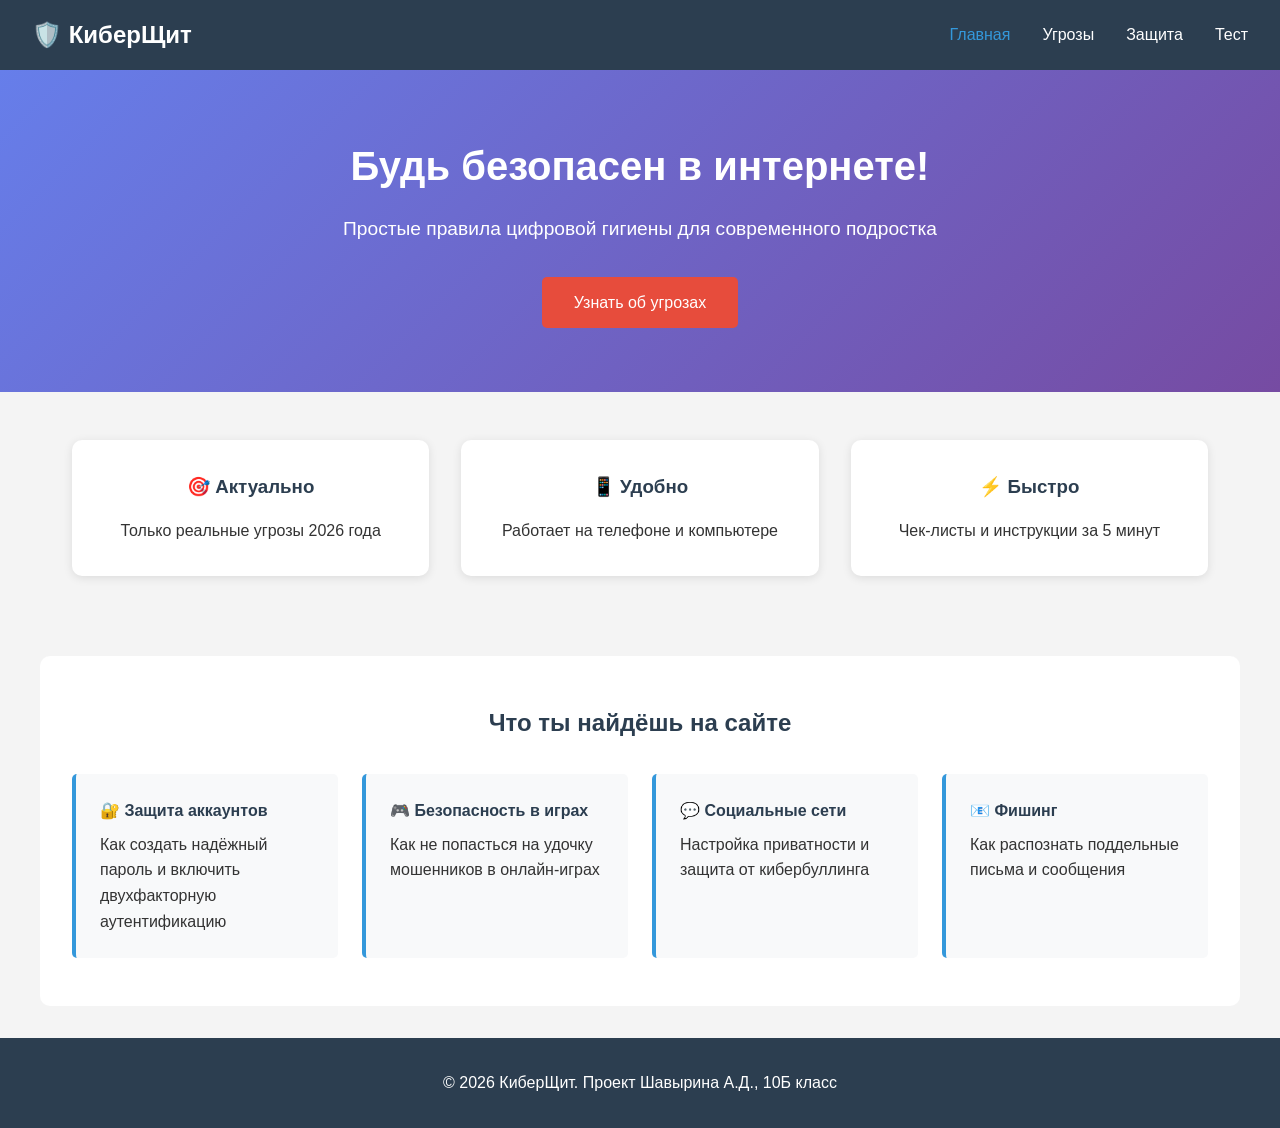
<file: index.html>
<!DOCTYPE html>
<html lang="ru">
<head>
    <meta charset="UTF-8">
    <meta name="viewport" content="width=device-width, initial-scale=1.0">
    <title>КиберЩит - Безопасность в интернете</title>
    <link rel="stylesheet" href="style.css">
</head>
<body>
    <header>
        <nav class="navbar">
            <div class="logo">🛡️ КиберЩит</div>
            <ul class="nav-links">
                <li><a href="index.html" class="active">Главная</a></li>
                <li><a href="threats.html">Угрозы</a></li>
                <li><a href="protection.html">Защита</a></li>
                <li><a href="test.html">Тест</a></li>
            </ul>
        </nav>
    </header>

    <main>
        <section class="hero">
            <h1>Будь безопасен в интернете!</h1>
            <p>Простые правила цифровой гигиены для современного подростка</p>
            <a href="threats.html" class="btn">Узнать об угрозах</a>
        </section>

        <section class="features">
            <div class="feature-card">
                <h3>🎯 Актуально</h3>
                <p>Только реальные угрозы 2026 года</p>
            </div>
            <div class="feature-card">
                <h3>📱 Удобно</h3>
                <p>Работает на телефоне и компьютере</p>
            </div>
            <div class="feature-card">
                <h3>⚡ Быстро</h3>
                <p>Чек-листы и инструкции за 5 минут</p>
            </div>
        </section>

        <section class="content-preview">
            <h2>Что ты найдёшь на сайте</h2>
            <div class="preview-grid">
                <div class="preview-item">
                    <h4>🔐 Защита аккаунтов</h4>
                    <p>Как создать надёжный пароль и включить двухфакторную аутентификацию</p>
                </div>
                <div class="preview-item">
                    <h4>🎮 Безопасность в играх</h4>
                    <p>Как не попасться на удочку мошенников в онлайн-играх</p>
                </div>
                <div class="preview-item">
                    <h4>💬 Социальные сети</h4>
                    <p>Настройка приватности и защита от кибербуллинга</p>
                </div>
                <div class="preview-item">
                    <h4>📧 Фишинг</h4>
                    <p>Как распознать поддельные письма и сообщения</p>
                </div>
            </div>
        </section>
    </main>

    <footer>
        <p>© 2026 КиберЩит. Проект Шавырина А.Д., 10Б класс</p>
    </footer>
</body>
</html>
</file>
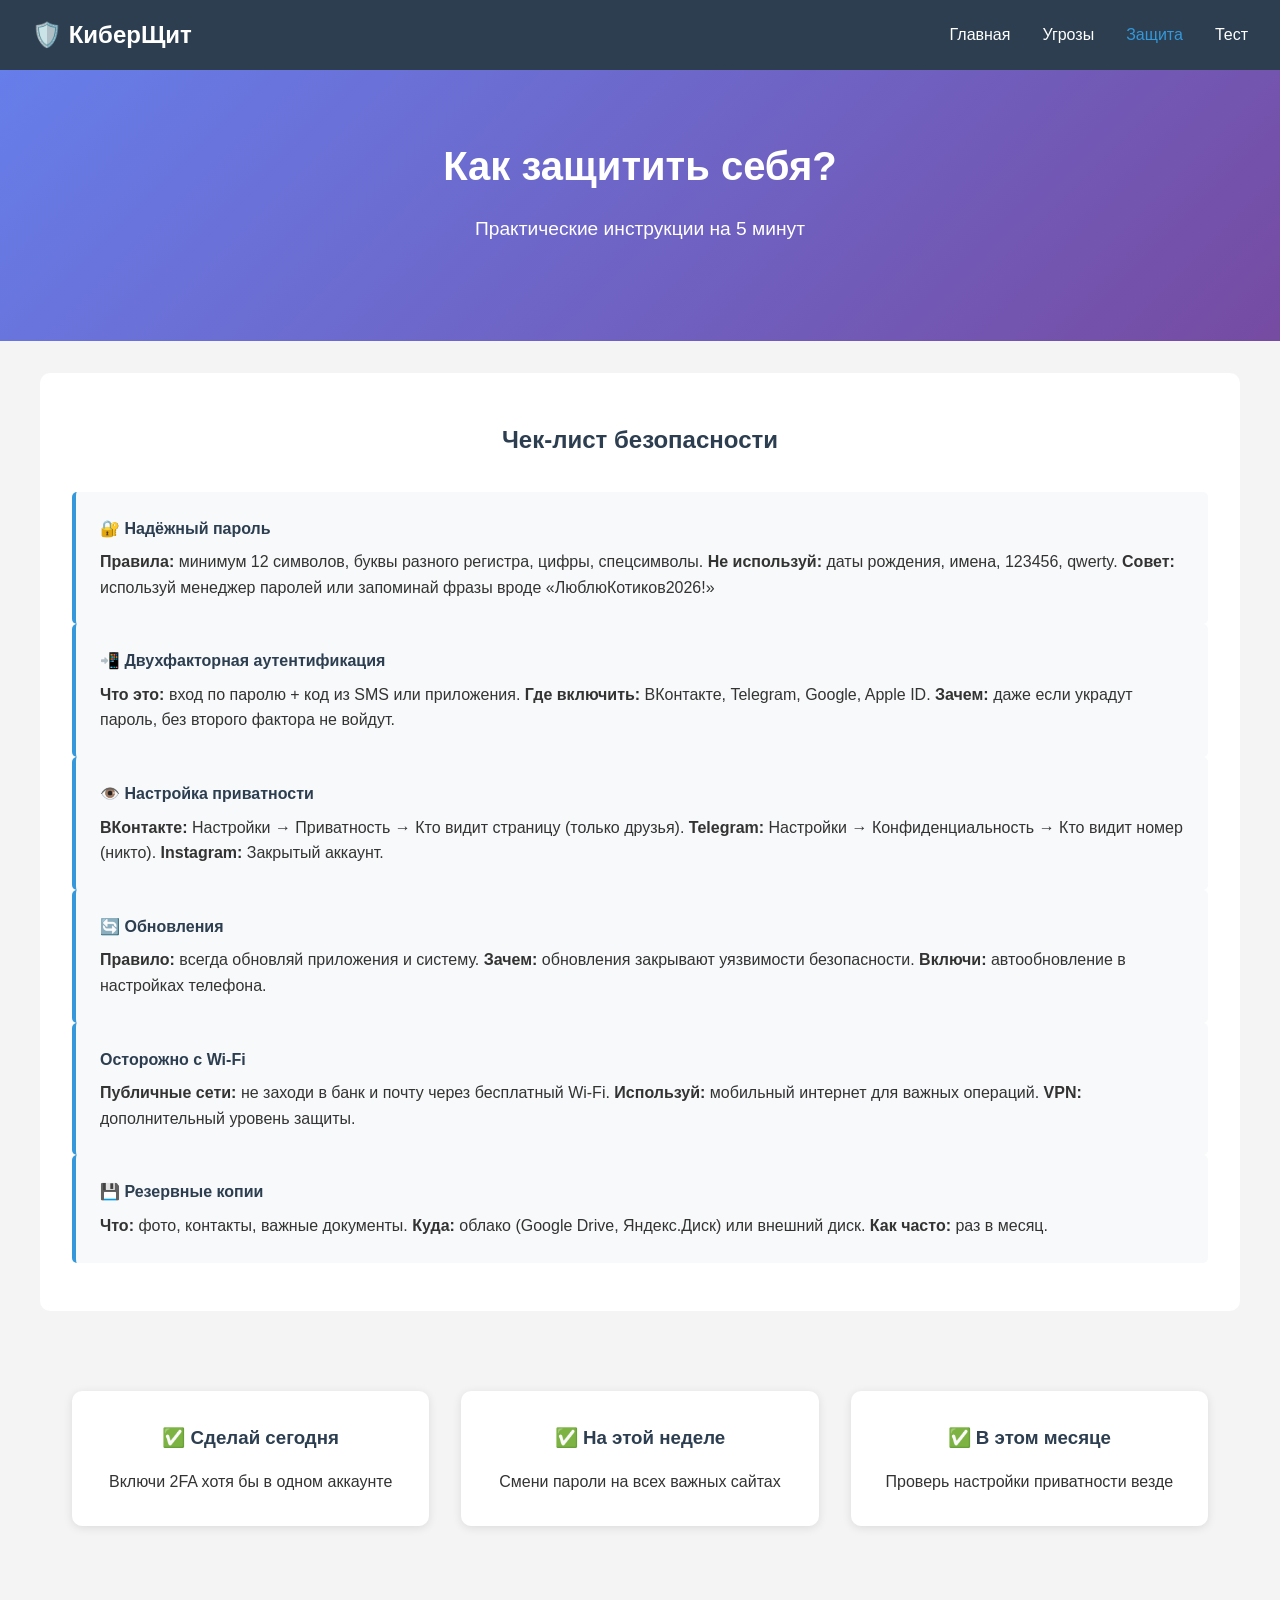
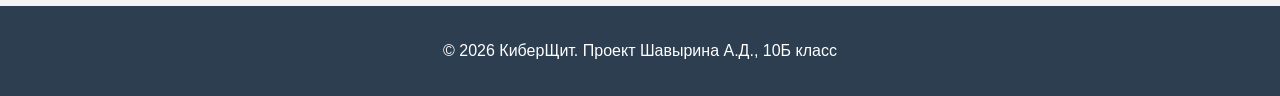
<file: protection.html>
<!DOCTYPE html>
<html lang="ru">
<head>
    <meta charset="UTF-8">
    <meta name="viewport" content="width=device-width, initial-scale=1.0">
    <title>Защита - КиберЩит</title>
    <link rel="stylesheet" href="style.css">
</head>
<body>
    <header>
        <nav class="navbar">
            <div class="logo">🛡️ КиберЩит</div>
            <ul class="nav-links">
                <li><a href="index.html">Главная</a></li>
                <li><a href="threats.html">Угрозы</a></li>
                <li><a href="protection.html" class="active">Защита</a></li>
                <li><a href="test.html">Тест</a></li>
            </ul>
        </nav>
    </header>

    <main>
        <section class="hero">
            <h1>Как защитить себя?</h1>
            <p>Практические инструкции на 5 минут</p>
        </section>

        <section class="content-preview">
            <h2>Чек-лист безопасности</h2>
            
            <div class="preview-item">
                <h4>🔐 Надёжный пароль</h4>
                <p><strong>Правила:</strong> минимум 12 символов, буквы разного регистра, цифры, спецсимволы. <strong>Не используй:</strong> даты рождения, имена, 123456, qwerty. <strong>Совет:</strong> используй менеджер паролей или запоминай фразы вроде «ЛюблюКотиков2026!»</p>
            </div>

            <div class="preview-item">
                <h4>📲 Двухфакторная аутентификация</h4>
                <p><strong>Что это:</strong> вход по паролю + код из SMS или приложения. <strong>Где включить:</strong> ВКонтакте, Telegram, Google, Apple ID. <strong>Зачем:</strong> даже если украдут пароль, без второго фактора не войдут.</p>
            </div>

            <div class="preview-item">
                <h4>👁️ Настройка приватности</h4>
                <p><strong>ВКонтакте:</strong> Настройки → Приватность → Кто видит страницу (только друзья). <strong>Telegram:</strong> Настройки → Конфиденциальность → Кто видит номер (никто). <strong>Instagram:</strong> Закрытый аккаунт.</p>
            </div>

            <div class="preview-item">
                <h4>🔄 Обновления</h4>
                <p><strong>Правило:</strong> всегда обновляй приложения и систему. <strong>Зачем:</strong> обновления закрывают уязвимости безопасности. <strong>Включи:</strong> автообновление в настройках телефона.</p>
            </div>

            <div class="preview-item">
                <h4> Осторожно с Wi-Fi</h4>
                <p><strong>Публичные сети:</strong> не заходи в банк и почту через бесплатный Wi-Fi. <strong>Используй:</strong> мобильный интернет для важных операций. <strong>VPN:</strong> дополнительный уровень защиты.</p>
            </div>

            <div class="preview-item">
                <h4>💾 Резервные копии</h4>
                <p><strong>Что:</strong> фото, контакты, важные документы. <strong>Куда:</strong> облако (Google Drive, Яндекс.Диск) или внешний диск. <strong>Как часто:</strong> раз в месяц.</p>
            </div>
        </section>

        <section class="features">
            <div class="feature-card">
                <h3>✅ Сделай сегодня</h3>
                <p>Включи 2FA хотя бы в одном аккаунте</p>
            </div>
            <div class="feature-card">
                <h3>✅ На этой неделе</h3>
                <p>Смени пароли на всех важных сайтах</p>
            </div>
            <div class="feature-card">
                <h3>✅ В этом месяце</h3>
                <p>Проверь настройки приватности везде</p>
            </div>
        </section>
    </main>

    <footer>
        <p>© 2026 КиберЩит. Проект Шавырина А.Д., 10Б класс</p>
    </footer>
</body>
</html>
</file>
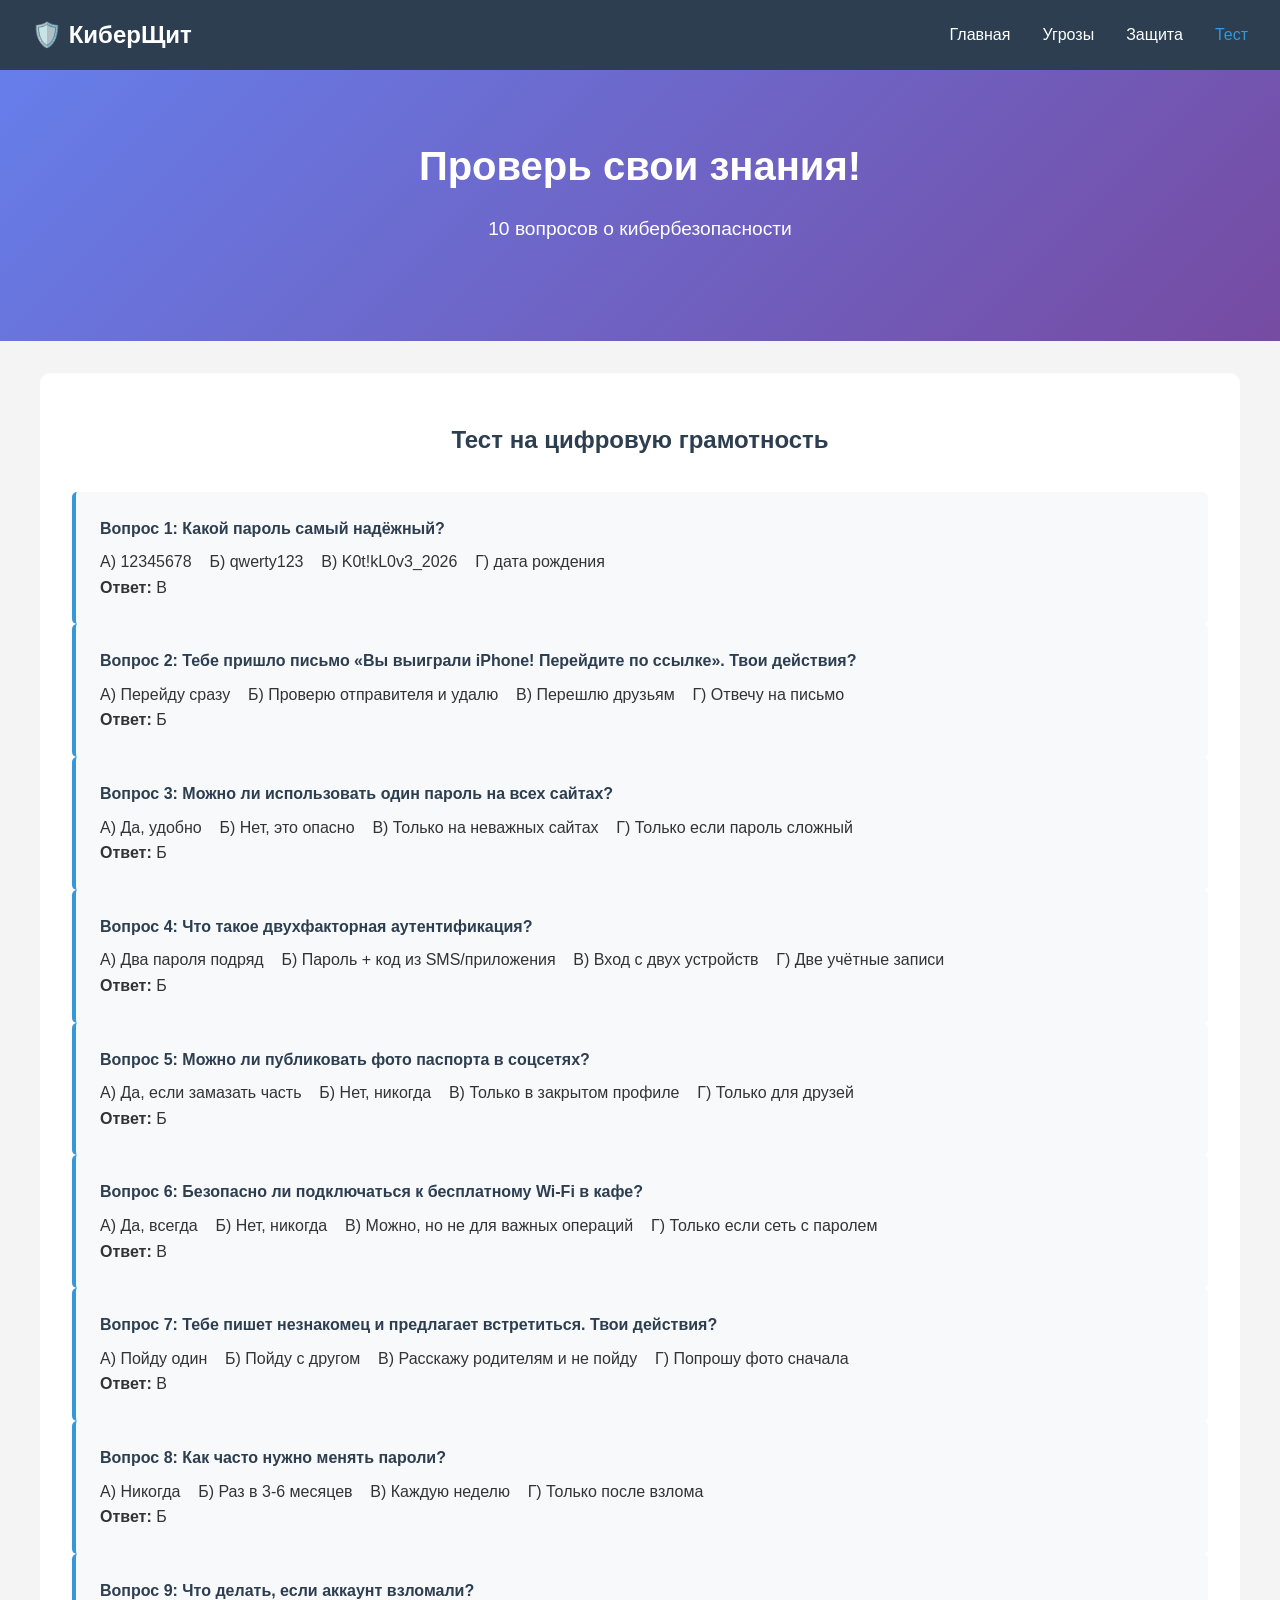
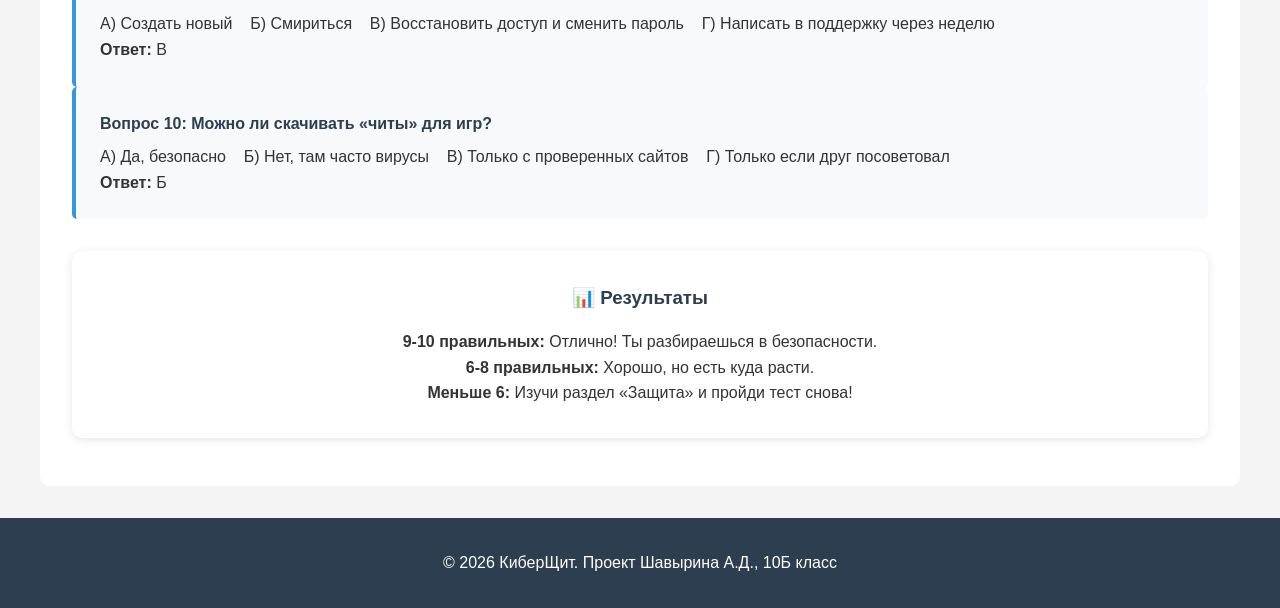
<file: test.html>
<!DOCTYPE html>
<html lang="ru">
<head>
    <meta charset="UTF-8">
    <meta name="viewport" content="width=device-width, initial-scale=1.0">
    <title>Тест - КиберЩит</title>
    <link rel="stylesheet" href="style.css">
</head>
<body>
    <header>
        <nav class="navbar">
            <div class="logo">🛡️ КиберЩит</div>
            <ul class="nav-links">
                <li><a href="index.html">Главная</a></li>
                <li><a href="threats.html">Угрозы</a></li>
                <li><a href="protection.html">Защита</a></li>
                <li><a href="test.html" class="active">Тест</a></li>
            </ul>
        </nav>
    </header>

    <main>
        <section class="hero">
            <h1>Проверь свои знания!</h1>
            <p>10 вопросов о кибербезопасности</p>
        </section>

        <section class="content-preview">
            <h2>Тест на цифровую грамотность</h2>
            
            <div class="preview-item">
                <h4>Вопрос 1: Какой пароль самый надёжный?</h4>
                <p>А) 12345678 &nbsp;&nbsp; Б) qwerty123 &nbsp;&nbsp; В) K0t!kL0v3_2026 &nbsp;&nbsp; Г) дата рождения</p>
                <p><strong>Ответ:</strong> В</p>
            </div>

            <div class="preview-item">
                <h4>Вопрос 2: Тебе пришло письмо «Вы выиграли iPhone! Перейдите по ссылке». Твои действия?</h4>
                <p>А) Перейду сразу &nbsp;&nbsp; Б) Проверю отправителя и удалю &nbsp;&nbsp; В) Перешлю друзьям &nbsp;&nbsp; Г) Отвечу на письмо</p>
                <p><strong>Ответ:</strong> Б</p>
            </div>

            <div class="preview-item">
                <h4>Вопрос 3: Можно ли использовать один пароль на всех сайтах?</h4>
                <p>А) Да, удобно &nbsp;&nbsp; Б) Нет, это опасно &nbsp;&nbsp; В) Только на неважных сайтах &nbsp;&nbsp; Г) Только если пароль сложный</p>
                <p><strong>Ответ:</strong> Б</p>
            </div>

            <div class="preview-item">
                <h4>Вопрос 4: Что такое двухфакторная аутентификация?</h4>
                <p>А) Два пароля подряд &nbsp;&nbsp; Б) Пароль + код из SMS/приложения &nbsp;&nbsp; В) Вход с двух устройств &nbsp;&nbsp; Г) Две учётные записи</p>
                <p><strong>Ответ:</strong> Б</p>
            </div>

            <div class="preview-item">
                <h4>Вопрос 5: Можно ли публиковать фото паспорта в соцсетях?</h4>
                <p>А) Да, если замазать часть &nbsp;&nbsp; Б) Нет, никогда &nbsp;&nbsp; В) Только в закрытом профиле &nbsp;&nbsp; Г) Только для друзей</p>
                <p><strong>Ответ:</strong> Б</p>
            </div>

            <div class="preview-item">
                <h4>Вопрос 6: Безопасно ли подключаться к бесплатному Wi-Fi в кафе?</h4>
                <p>А) Да, всегда &nbsp;&nbsp; Б) Нет, никогда &nbsp;&nbsp; В) Можно, но не для важных операций &nbsp;&nbsp; Г) Только если сеть с паролем</p>
                <p><strong>Ответ:</strong> В</p>
            </div>

            <div class="preview-item">
                <h4>Вопрос 7: Тебе пишет незнакомец и предлагает встретиться. Твои действия?</h4>
                <p>А) Пойду один &nbsp;&nbsp; Б) Пойду с другом &nbsp;&nbsp; В) Расскажу родителям и не пойду &nbsp;&nbsp; Г) Попрошу фото сначала</p>
                <p><strong>Ответ:</strong> В</p>
            </div>

            <div class="preview-item">
                <h4>Вопрос 8: Как часто нужно менять пароли?</h4>
                <p>А) Никогда &nbsp;&nbsp; Б) Раз в 3-6 месяцев &nbsp;&nbsp; В) Каждую неделю &nbsp;&nbsp; Г) Только после взлома</p>
                <p><strong>Ответ:</strong> Б</p>
            </div>

            <div class="preview-item">
                <h4>Вопрос 9: Что делать, если аккаунт взломали?</h4>
                <p>А) Создать новый &nbsp;&nbsp; Б) Смириться &nbsp;&nbsp; В) Восстановить доступ и сменить пароль &nbsp;&nbsp; Г) Написать в поддержку через неделю</p>
                <p><strong>Ответ:</strong> В</p>
            </div>

            <div class="preview-item">
                <h4>Вопрос 10: Можно ли скачивать «читы» для игр?</h4>
                <p>А) Да, безопасно &nbsp;&nbsp; Б) Нет, там часто вирусы &nbsp;&nbsp; В) Только с проверенных сайтов &nbsp;&nbsp; Г) Только если друг посоветовал</p>
                <p><strong>Ответ:</strong> Б</p>
            </div>

            <div class="feature-card" style="margin-top: 2rem;">
                <h3>📊 Результаты</h3>
                <p><strong>9-10 правильных:</strong> Отлично! Ты разбираешься в безопасности.<br>
                <strong>6-8 правильных:</strong> Хорошо, но есть куда расти.<br>
                <strong>Меньше 6:</strong> Изучи раздел «Защита» и пройди тест снова!</p>
            </div>
        </section>
    </main>

    <footer>
        <p>© 2026 КиберЩит. Проект Шавырина А.Д., 10Б класс</p>
    </footer>
</body>
</html>
</file>
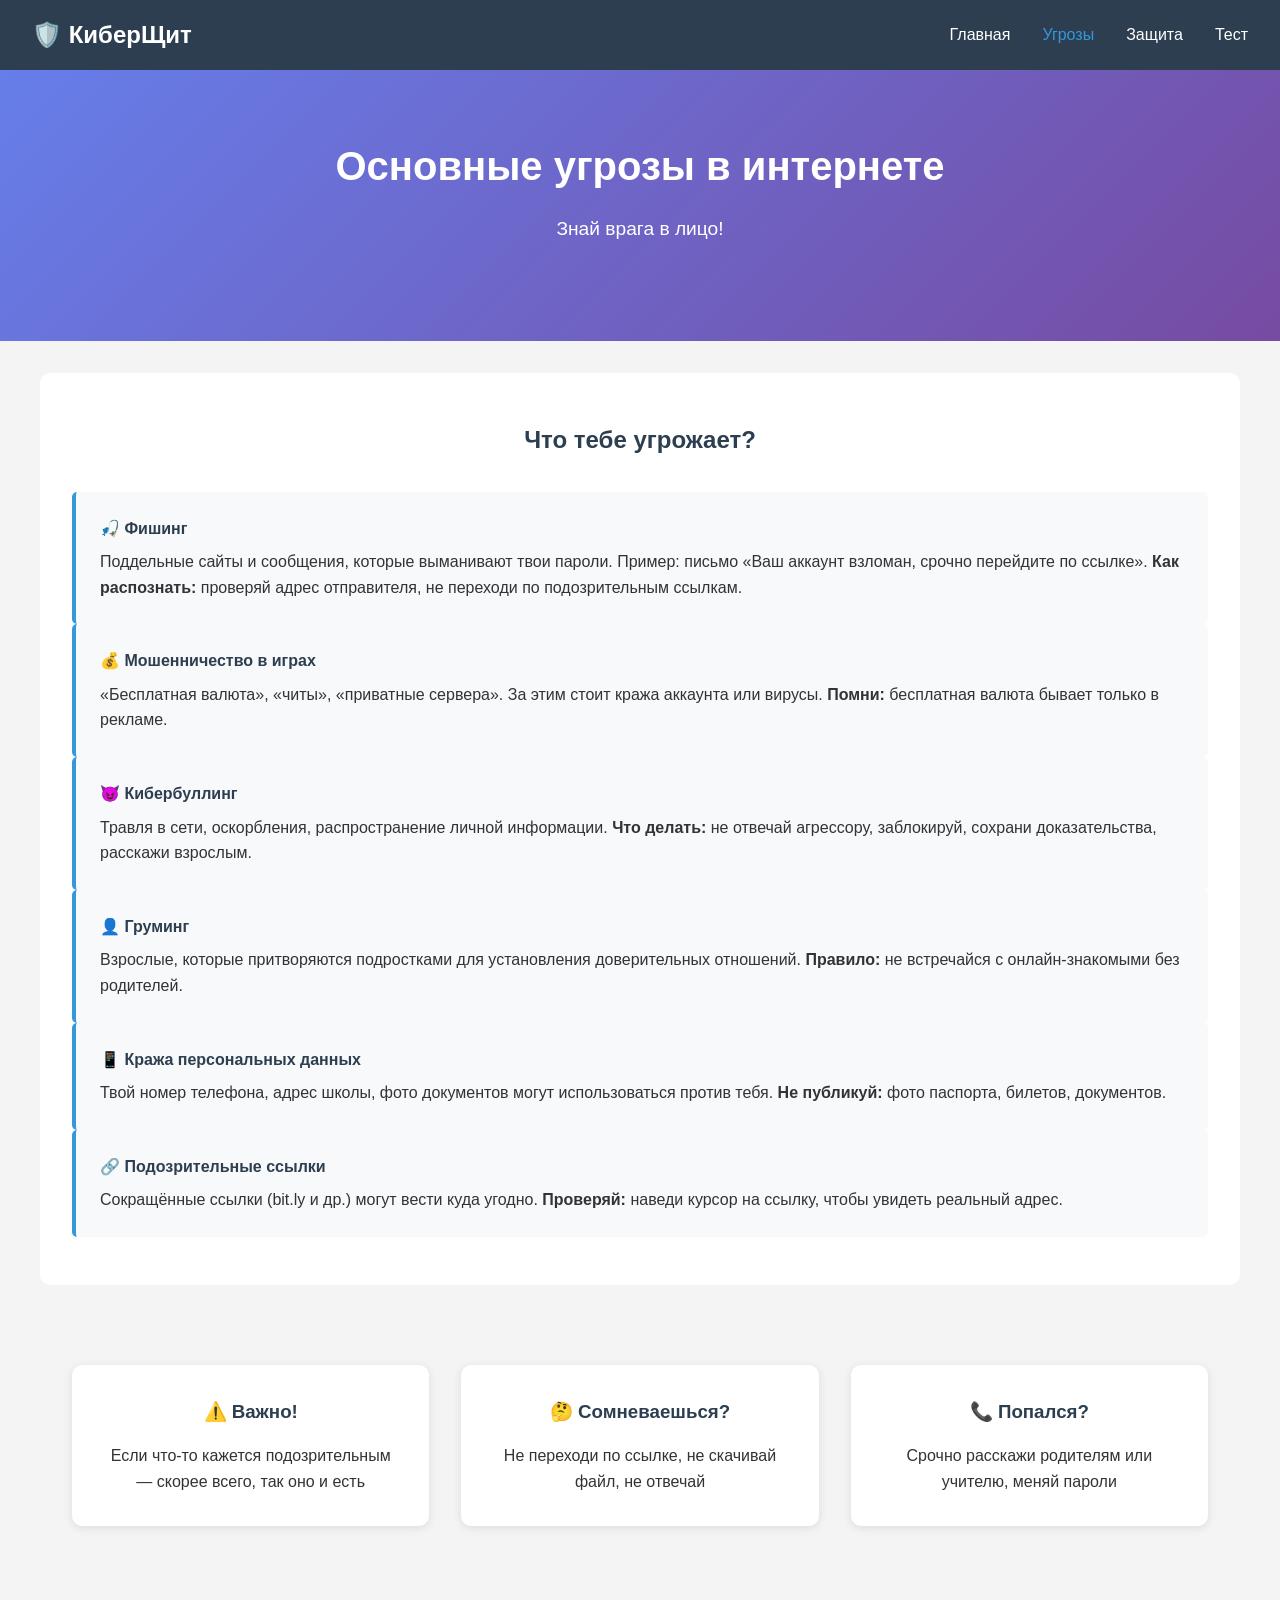
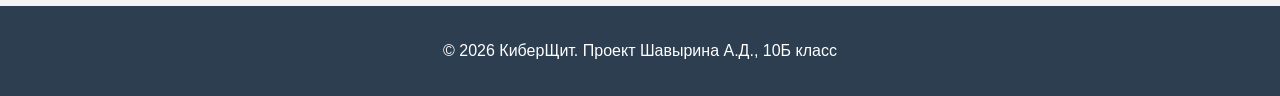
<file: threats.html>
<!DOCTYPE html>
<html lang="ru">
<head>
    <meta charset="UTF-8">
    <meta name="viewport" content="width=device-width, initial-scale=1.0">
    <title>Угрозы - КиберЩит</title>
    <link rel="stylesheet" href="style.css">
</head>
<body>
    <header>
        <nav class="navbar">
            <div class="logo">🛡️ КиберЩит</div>
            <ul class="nav-links">
                <li><a href="index.html">Главная</a></li>
                <li><a href="threats.html" class="active">Угрозы</a></li>
                <li><a href="protection.html">Защита</a></li>
                <li><a href="test.html">Тест</a></li>
            </ul>
        </nav>
    </header>

    <main>
        <section class="hero">
            <h1>Основные угрозы в интернете</h1>
            <p>Знай врага в лицо!</p>
        </section>

        <section class="content-preview">
            <h2>Что тебе угрожает?</h2>
            
            <div class="preview-item">
                <h4>🎣 Фишинг</h4>
                <p>Поддельные сайты и сообщения, которые выманивают твои пароли. Пример: письмо «Ваш аккаунт взломан, срочно перейдите по ссылке». <strong>Как распознать:</strong> проверяй адрес отправителя, не переходи по подозрительным ссылкам.</p>
            </div>

            <div class="preview-item">
                <h4>💰 Мошенничество в играх</h4>
                <p>«Бесплатная валюта», «читы», «приватные сервера». За этим стоит кража аккаунта или вирусы. <strong>Помни:</strong> бесплатная валюта бывает только в рекламе.</p>
            </div>

            <div class="preview-item">
                <h4>😈 Кибербуллинг</h4>
                <p>Травля в сети, оскорбления, распространение личной информации. <strong>Что делать:</strong> не отвечай агрессору, заблокируй, сохрани доказательства, расскажи взрослым.</p>
            </div>

            <div class="preview-item">
                <h4>👤 Груминг</h4>
                <p>Взрослые, которые притворяются подростками для установления доверительных отношений. <strong>Правило:</strong> не встречайся с онлайн-знакомыми без родителей.</p>
            </div>

            <div class="preview-item">
                <h4>📱 Кража персональных данных</h4>
                <p>Твой номер телефона, адрес школы, фото документов могут использоваться против тебя. <strong>Не публикуй:</strong> фото паспорта, билетов, документов.</p>
            </div>

            <div class="preview-item">
                <h4>🔗 Подозрительные ссылки</h4>
                <p>Сокращённые ссылки (bit.ly и др.) могут вести куда угодно. <strong>Проверяй:</strong> наведи курсор на ссылку, чтобы увидеть реальный адрес.</p>
            </div>
        </section>

        <section class="features">
            <div class="feature-card">
                <h3>⚠️ Важно!</h3>
                <p>Если что-то кажется подозрительным — скорее всего, так оно и есть</p>
            </div>
            <div class="feature-card">
                <h3>🤔 Сомневаешься?</h3>
                <p>Не переходи по ссылке, не скачивай файл, не отвечай</p>
            </div>
            <div class="feature-card">
                <h3>📞 Попался?</h3>
                <p>Срочно расскажи родителям или учителю, меняй пароли</p>
            </div>
        </section>
    </main>

    <footer>
        <p>© 2026 КиберЩит. Проект Шавырина А.Д., 10Б класс</p>
    </footer>
</body>
</html>
</file>
<file: style.css>
* {
    margin: 0;
    padding: 0;
    box-sizing: border-box;
}

body {
    font-family: 'Segoe UI', Tahoma, Geneva, Verdana, sans-serif;
    line-height: 1.6;
    color: #333;
    background-color: #f4f4f4;
}

/* Навигация */
.navbar {
    display: flex;
    justify-content: space-between;
    align-items: center;
    background: #2c3e50;
    padding: 1rem 2rem;
    position: sticky;
    top: 0;
    z-index: 100;
}

.logo {
    color: white;
    font-size: 1.5rem;
    font-weight: bold;
}

.nav-links {
    display: flex;
    list-style: none;
    gap: 2rem;
}

.nav-links a {
    color: white;
    text-decoration: none;
    transition: color 0.3s;
}

.nav-links a:hover,
.nav-links a.active {
    color: #3498db;
}

/* Главный блок */
.hero {
    background: linear-gradient(135deg, #667eea 0%, #764ba2 100%);
    color: white;
    text-align: center;
    padding: 4rem 2rem;
}

.hero h1 {
    font-size: 2.5rem;
    margin-bottom: 1rem;
}

.hero p {
    font-size: 1.2rem;
    margin-bottom: 2rem;
}

.btn {
    display: inline-block;
    background: #e74c3c;
    color: white;
    padding: 0.8rem 2rem;
    text-decoration: none;
    border-radius: 5px;
    transition: background 0.3s;
}

.btn:hover {
    background: #c0392b;
}

/* Карточки */
.features {
    display: grid;
    grid-template-columns: repeat(auto-fit, minmax(250px, 1fr));
    gap: 2rem;
    padding: 3rem 2rem;
    max-width: 1200px;
    margin: 0 auto;
}

.feature-card {
    background: white;
    padding: 2rem;
    border-radius: 10px;
    text-align: center;
    box-shadow: 0 2px 10px rgba(0,0,0,0.1);
}

.feature-card h3 {
    margin-bottom: 1rem;
    color: #2c3e50;
}

/* Контент */
.content-preview {
    background: white;
    padding: 3rem 2rem;
    margin: 2rem auto;
    max-width: 1200px;
    border-radius: 10px;
}

.content-preview h2 {
    text-align: center;
    margin-bottom: 2rem;
    color: #2c3e50;
}

.preview-grid {
    display: grid;
    grid-template-columns: repeat(auto-fit, minmax(250px, 1fr));
    gap: 1.5rem;
}

.preview-item {
    padding: 1.5rem;
    background: #f8f9fa;
    border-radius: 5px;
    border-left: 4px solid #3498db;
}

.preview-item h4 {
    margin-bottom: 0.5rem;
    color: #2c3e50;
}

/* Подвал */
footer {
    background: #2c3e50;
    color: white;
    text-align: center;
    padding: 2rem;
    margin-top: 2rem;
}

/* Адаптивность для мобильных */
@media (max-width: 768px) {
    .navbar {
        flex-direction: column;
        gap: 1rem;
    }
    
    .nav-links {
        gap: 1rem;
    }
    
    .hero h1 {
        font-size: 1.8rem;
    }
}
</file>
